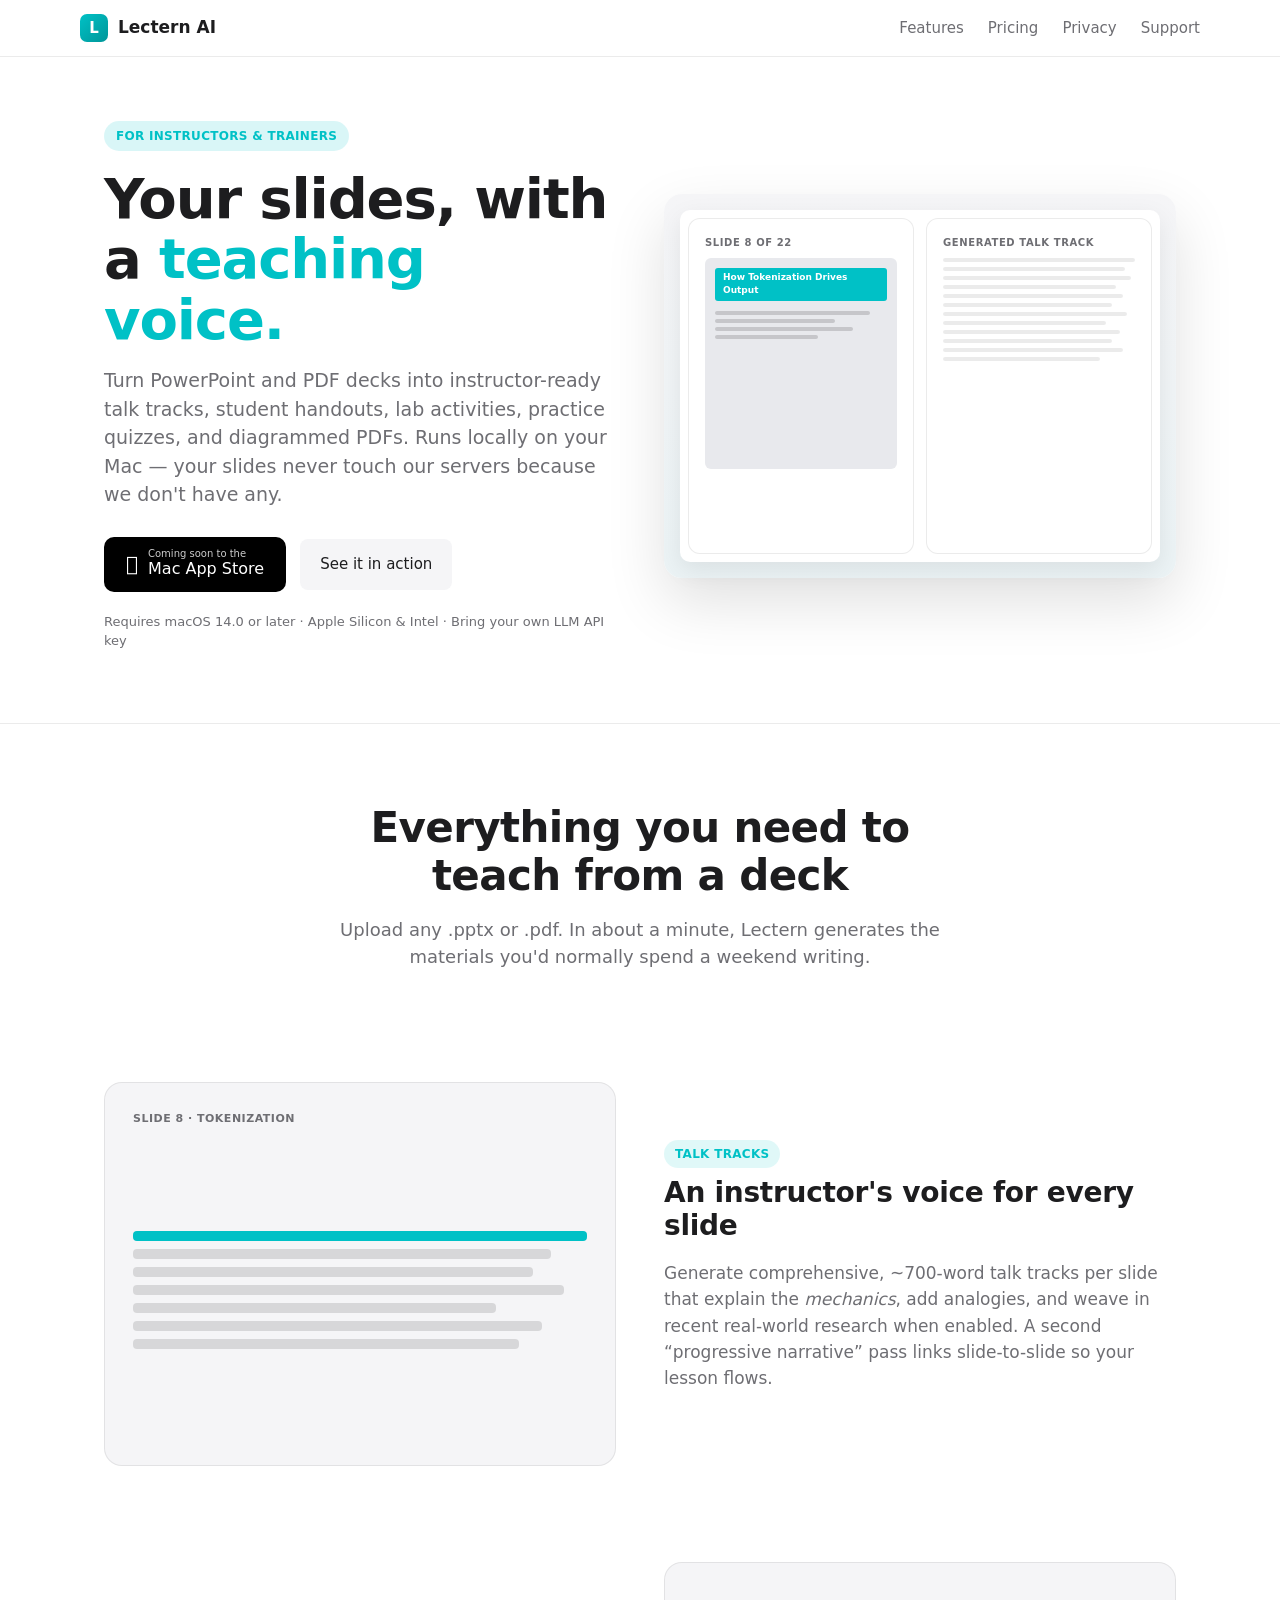
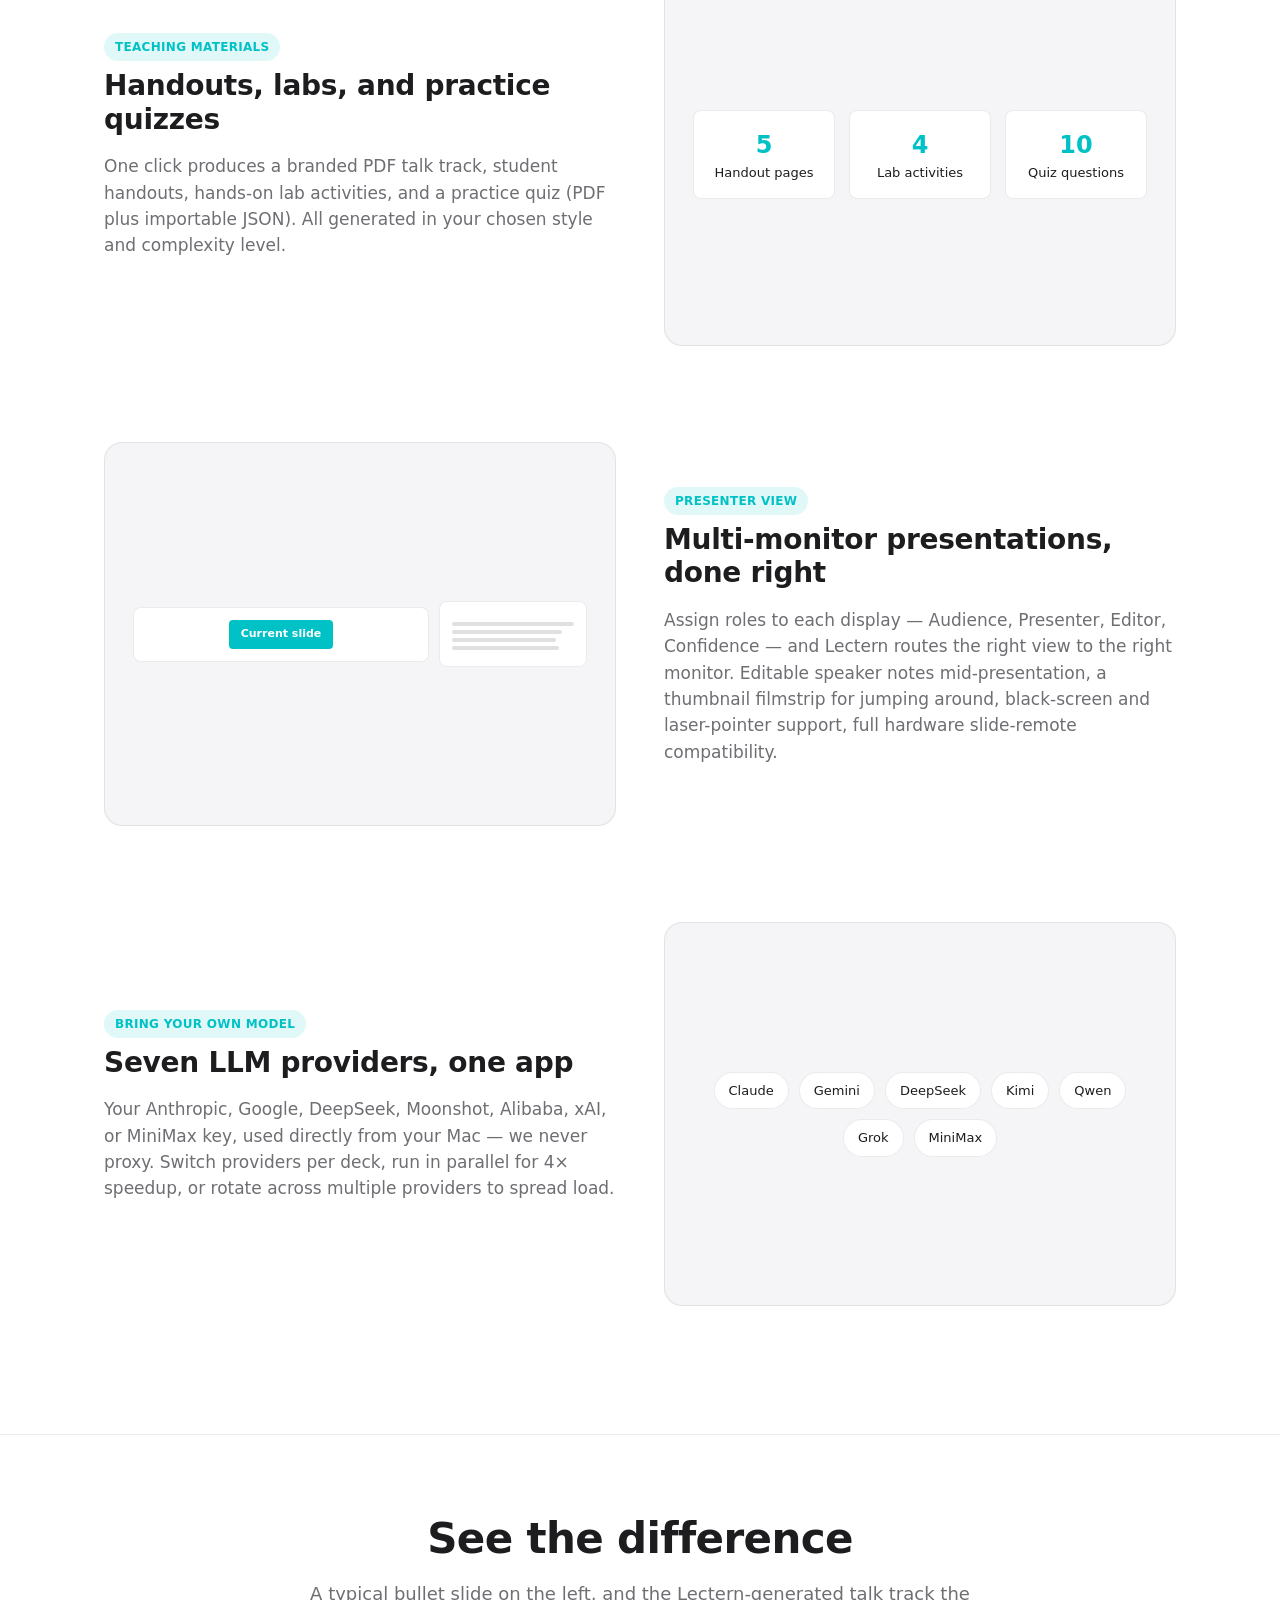
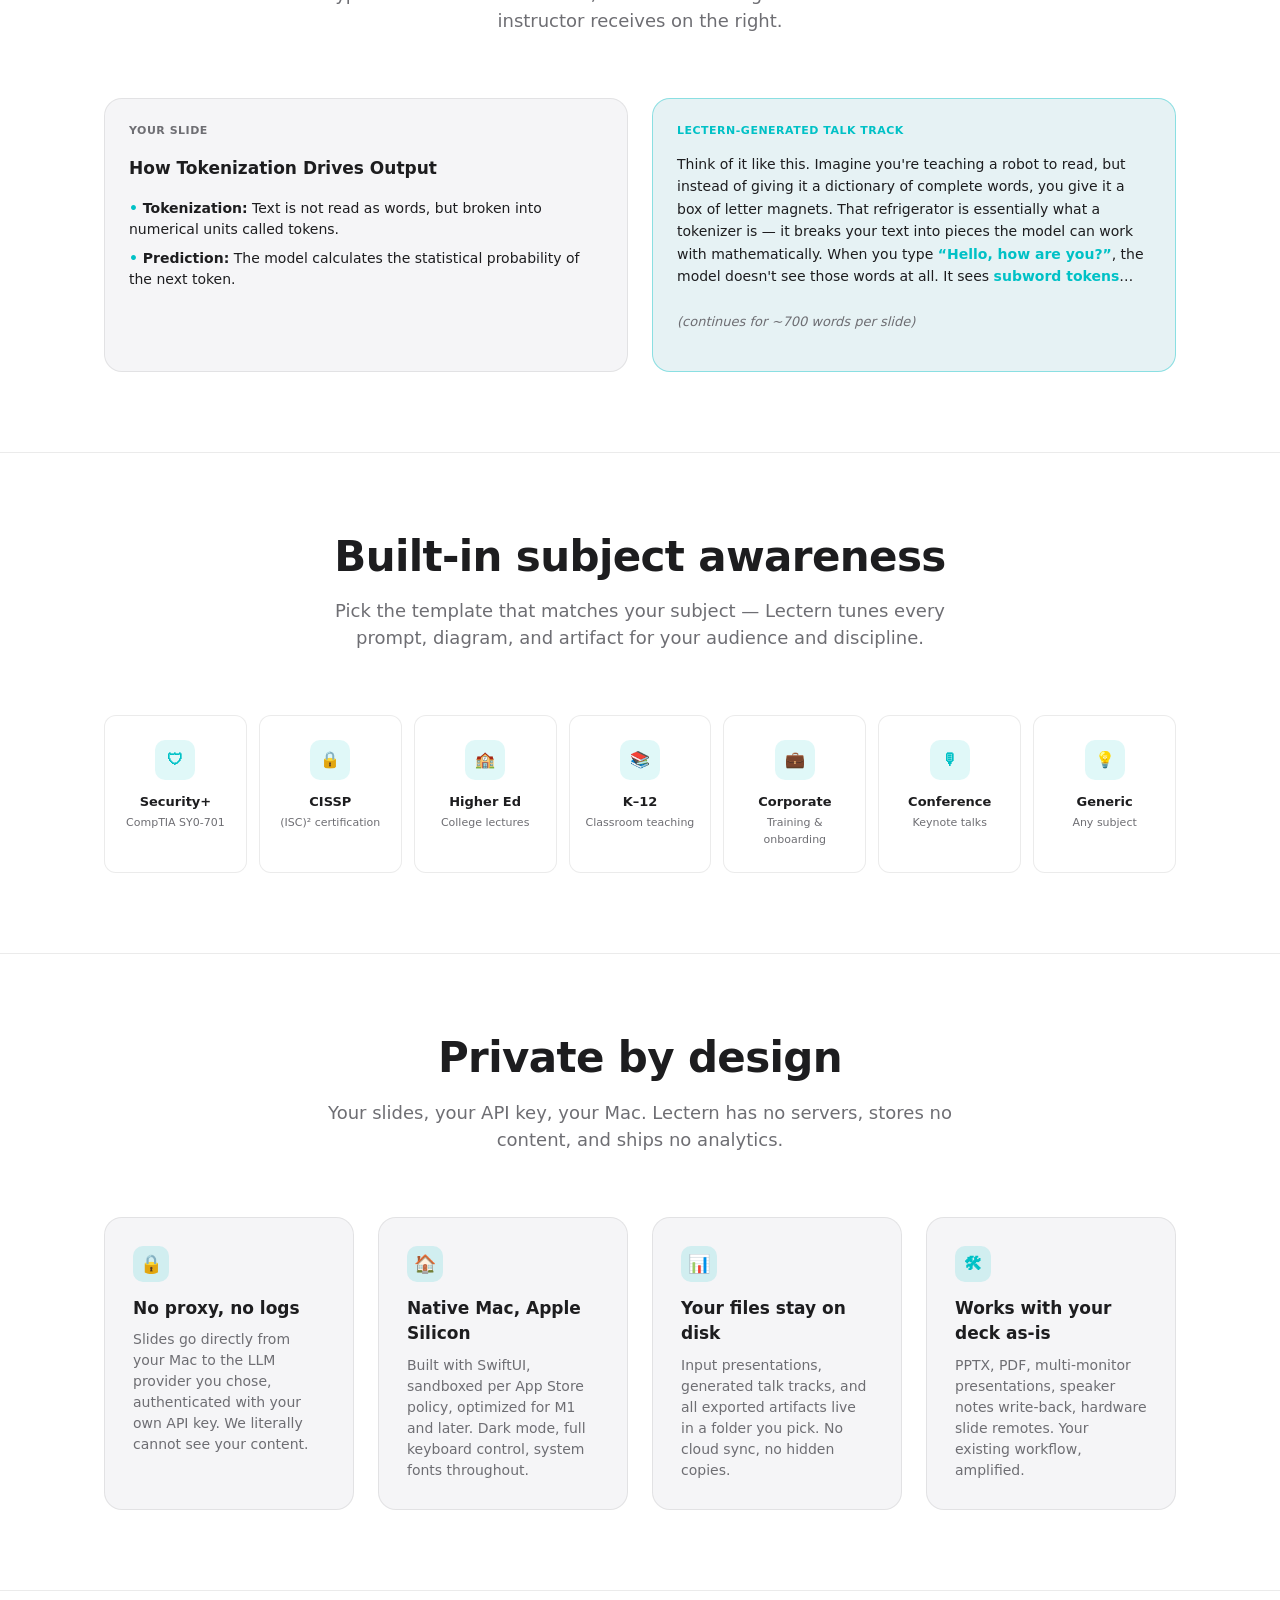
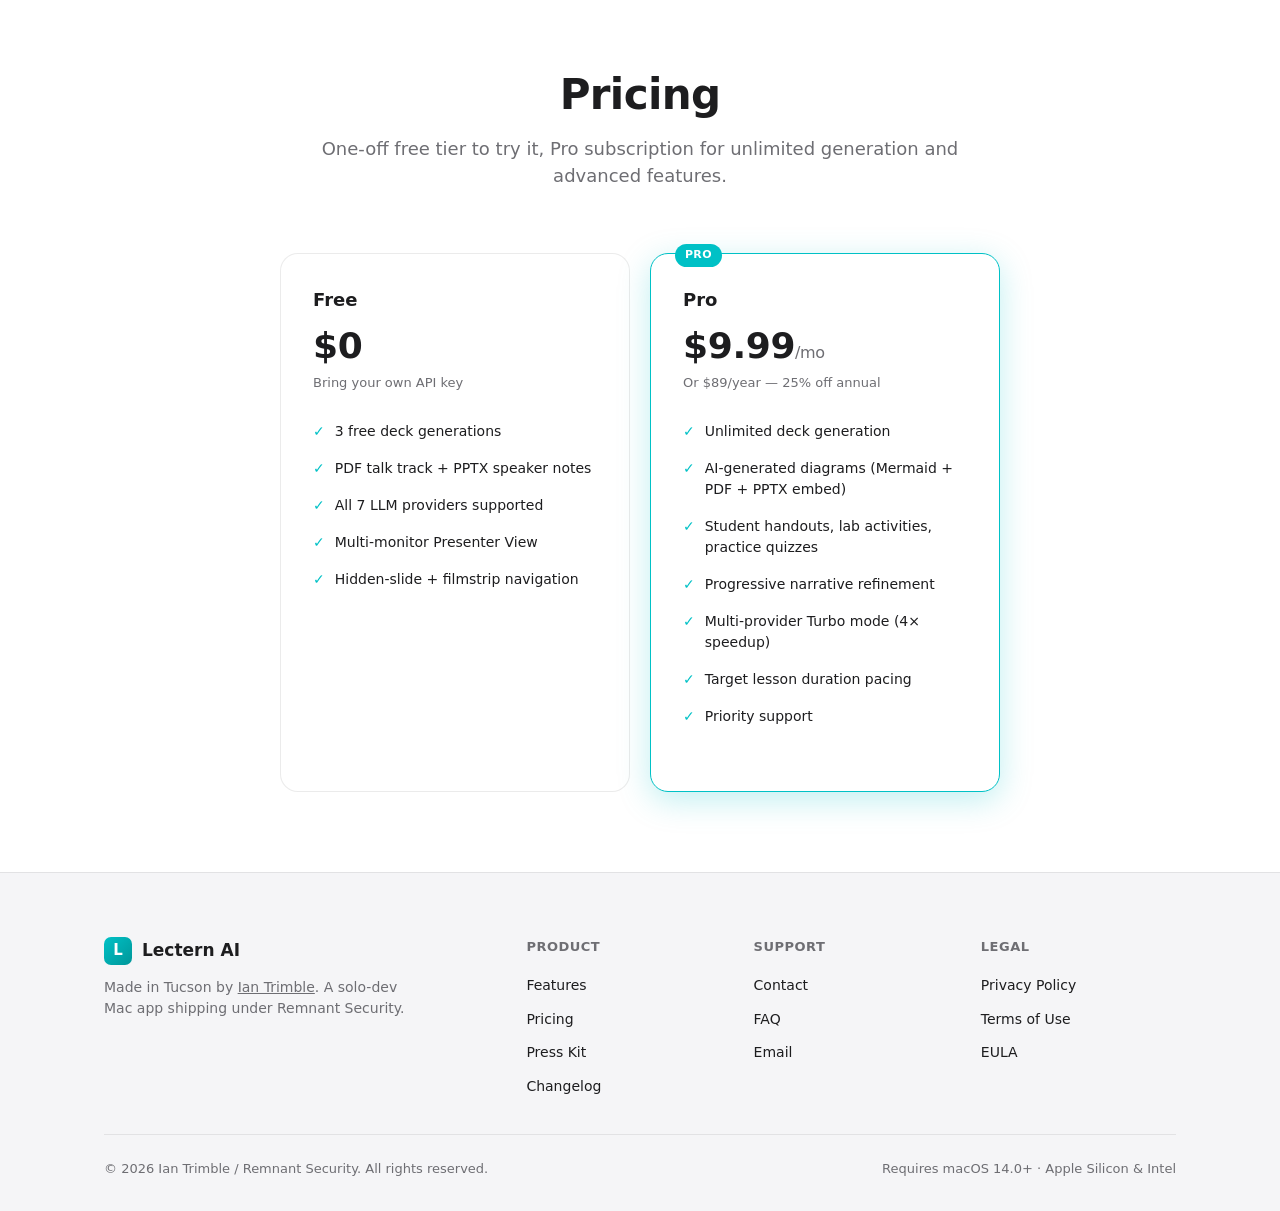
<file: index.html>
<!DOCTYPE html>
<html lang="en">
<head>
<meta charset="UTF-8">
<meta name="viewport" content="width=device-width, initial-scale=1.0">
<title>Lectern AI — Teaching talk tracks from your slides</title>
<meta name="description" content="Generate instructor narration, handouts, labs, and diagrammed PDFs from PowerPoint and PDF decks. Mac-native, privacy-first, bring-your-own LLM key.">

<!-- Open Graph / Facebook / iMessage / Slack -->
<meta property="og:title" content="Lectern AI — Teaching talk tracks from your slides">
<meta property="og:description" content="Generate instructor narration, handouts, labs, and diagrammed PDFs from PowerPoint and PDF decks. Mac-native, privacy-first, bring-your-own LLM key.">
<meta property="og:image" content="https://iantrimble.com/assets/og-1200x630.png">
<meta property="og:url" content="https://iantrimble.com/">
<meta property="og:type" content="website">
<meta property="og:site_name" content="Lectern AI">

<!-- Twitter / X -->
<meta name="twitter:card" content="summary_large_image">
<meta name="twitter:title" content="Lectern AI — Teaching talk tracks from your slides">
<meta name="twitter:description" content="Generate instructor narration, handouts, labs, and diagrammed PDFs from PowerPoint and PDF decks.">
<meta name="twitter:image" content="https://iantrimble.com/assets/twitter-1200x675.png">

<!-- Theme + icons -->
<meta name="theme-color" content="#00C1C6">
<link rel="icon" type="image/svg+xml" href="/favicon.svg">
<link rel="icon" type="image/x-icon" href="/favicon.ico">
<link rel="apple-touch-icon" sizes="180x180" href="/apple-touch-icon.png">
<link rel="manifest" href="/manifest.json">

<!-- Structured data — SoftwareApplication -->
<script type="application/ld+json">
{
  "@context": "https://schema.org",
  "@type": "SoftwareApplication",
  "name": "Lectern AI",
  "applicationCategory": "EducationalApplication",
  "operatingSystem": "macOS 14.0+",
  "description": "Generate instructor narration, handouts, labs, and diagrammed PDFs from PowerPoint and PDF decks.",
  "offers": {
    "@type": "Offer",
    "price": "0",
    "priceCurrency": "USD"
  },
  "url": "https://iantrimble.com/",
  "author": {
    "@type": "Person",
    "name": "Ian Trimble"
  }
}
</script>

<style>
:root {
  --brand: #00C1C6;
  --brand-dark: #009699;
  --accent: #FF9500;
  --ink: #1D1D1F;
  --ink-muted: #6E6E73;
  --surface: #FFFFFF;
  --surface-tint: #F5F5F7;
  --divider: rgba(0,0,0,0.08);
  --radius-lg: 18px;
  --radius-md: 12px;
  --radius-sm: 8px;
  --shadow-sm: 0 1px 2px rgba(0,0,0,0.05);
  --shadow-md: 0 8px 24px rgba(0,0,0,0.08);
  --shadow-lg: 0 24px 60px rgba(0,0,0,0.12);
}
@media (prefers-color-scheme: dark) {
  :root {
    --ink: #F5F5F7;
    --ink-muted: #A1A1A6;
    --surface: #1A1A1C;
    --surface-tint: #242426;
    --divider: rgba(255,255,255,0.10);
  }
  body { background: #0E0E10; }
}

* { box-sizing: border-box; }
html { scroll-behavior: smooth; }
body {
  margin: 0;
  font-family: -apple-system, BlinkMacSystemFont, "SF Pro Display", "Inter", system-ui, sans-serif;
  color: var(--ink);
  background: var(--surface);
  font-size: 17px;
  line-height: 1.5;
  -webkit-font-smoothing: antialiased;
}
a { color: var(--brand); text-decoration: none; }
a:hover { text-decoration: underline; }

.container { max-width: 1120px; margin: 0 auto; padding: 0 24px; }

/* ── Navigation ─────────────────────────────────── */
.nav {
  position: sticky; top: 0; z-index: 100;
  background: color-mix(in srgb, var(--surface) 85%, transparent);
  backdrop-filter: saturate(180%) blur(20px);
  -webkit-backdrop-filter: saturate(180%) blur(20px);
  border-bottom: 1px solid var(--divider);
}
.nav-inner { display: flex; align-items: center; justify-content: space-between; padding: 14px 0; }
.nav-brand { display: flex; align-items: center; gap: 10px; font-weight: 600; font-size: 17px; color: var(--ink); text-decoration: none; }
.nav-brand-icon {
  width: 28px; height: 28px; border-radius: 7px;
  background: linear-gradient(135deg, var(--brand), var(--brand-dark));
  display: flex; align-items: center; justify-content: center;
  color: white; font-weight: 700; font-size: 15px;
}
.nav-links { display: flex; gap: 24px; }
.nav-links a { color: var(--ink-muted); font-size: 15px; }
.nav-links a:hover { color: var(--brand); text-decoration: none; }
@media (max-width: 640px) { .nav-links { display: none; } }

/* ── Hero ────────────────────────────────────────── */
.hero { padding: 64px 0 72px; }
.hero-grid { display: grid; grid-template-columns: 1fr 1fr; gap: 48px; align-items: center; }
@media (max-width: 900px) { .hero-grid { grid-template-columns: 1fr; gap: 40px; } }

.eyebrow {
  display: inline-block;
  background: color-mix(in srgb, var(--brand) 15%, transparent);
  color: var(--brand);
  font-size: 12px; font-weight: 600;
  padding: 6px 12px; border-radius: 99px;
  letter-spacing: 0.3px; text-transform: uppercase;
}
.hero h1 {
  font-size: clamp(36px, 5vw, 56px);
  font-weight: 700;
  line-height: 1.08;
  letter-spacing: -0.02em;
  margin: 18px 0 16px;
}
.hero h1 .accent { color: var(--brand); }
.hero p.lead {
  font-size: 19px;
  color: var(--ink-muted);
  line-height: 1.5;
  max-width: 520px;
  margin: 0 0 28px;
}

.cta-row { display: flex; gap: 14px; align-items: center; flex-wrap: wrap; }
.app-store-badge {
  display: inline-block; line-height: 0;
}
.app-store-badge img { height: 52px; width: auto; display: block; }
.cta-secondary {
  padding: 14px 20px;
  background: var(--surface-tint);
  color: var(--ink);
  border-radius: var(--radius-sm);
  font-weight: 500; font-size: 15px;
  transition: background 0.15s ease;
}
.cta-secondary:hover { background: color-mix(in srgb, var(--ink) 8%, var(--surface-tint)); text-decoration: none; }

.reqs-line {
  font-size: 13px; color: var(--ink-muted); margin-top: 20px;
}

/* Hero screenshot mock */
.hero-screenshot {
  position: relative;
  background: linear-gradient(180deg, var(--surface-tint) 0%, color-mix(in srgb, var(--brand) 4%, var(--surface-tint)) 100%);
  border-radius: var(--radius-lg);
  padding: 24px;
  aspect-ratio: 4/3;
  box-shadow: var(--shadow-lg);
}
.hero-screenshot::before {
  content: "";
  position: absolute; inset: 16px;
  background: var(--surface);
  border-radius: calc(var(--radius-lg) - 8px);
  box-shadow: var(--shadow-md);
}
.hero-screenshot-content {
  position: relative;
  z-index: 1;
  display: grid;
  grid-template-columns: 1fr 1fr;
  gap: 12px;
  height: 100%;
}
.hero-pane {
  background: var(--surface);
  border-radius: var(--radius-md);
  padding: 16px;
  border: 1px solid var(--divider);
}
.hero-pane-label { font-size: 10px; color: var(--ink-muted); letter-spacing: 0.6px; text-transform: uppercase; font-weight: 600; margin-bottom: 8px; }
.hero-slide-mock { background: #E8E9ED; border-radius: 6px; padding: 10px; height: 70%; position: relative; }
.hero-slide-title { background: var(--brand); color: white; padding: 3px 8px; border-radius: 3px; font-size: 9px; font-weight: 600; display: inline-block; }
.hero-slide-lines { margin-top: 10px; }
.hero-slide-lines div { height: 4px; background: rgba(0,0,0,0.15); border-radius: 2px; margin-bottom: 4px; }
.hero-slide-lines div:nth-child(1) { width: 90%; }
.hero-slide-lines div:nth-child(2) { width: 70%; }
.hero-slide-lines div:nth-child(3) { width: 80%; }
.hero-slide-lines div:nth-child(4) { width: 60%; }

.hero-notes-lines div { height: 4px; background: rgba(0,0,0,0.08); border-radius: 2px; margin-bottom: 5px; }
.hero-notes-lines div:nth-child(1) { width: 100%; }
.hero-notes-lines div:nth-child(2) { width: 95%; }
.hero-notes-lines div:nth-child(3) { width: 98%; }
.hero-notes-lines div:nth-child(4) { width: 90%; }
.hero-notes-lines div:nth-child(5) { width: 94%; }
.hero-notes-lines div:nth-child(6) { width: 88%; }
.hero-notes-lines div:nth-child(7) { width: 96%; }
.hero-notes-lines div:nth-child(8) { width: 85%; }
.hero-notes-lines div:nth-child(9) { width: 92%; }
.hero-notes-lines div:nth-child(10) { width: 88%; }
.hero-notes-lines div:nth-child(11) { width: 94%; }
.hero-notes-lines div:nth-child(12) { width: 82%; }

/* ── Section heading shared ─────────────────────── */
.section { padding: 80px 0; border-top: 1px solid var(--divider); }
.section-header { text-align: center; max-width: 680px; margin: 0 auto 64px; }
.section-header h2 {
  font-size: clamp(30px, 4vw, 42px);
  font-weight: 700;
  letter-spacing: -0.015em;
  line-height: 1.15;
  margin: 0 0 16px;
}
.section-header p {
  font-size: 18px;
  color: var(--ink-muted);
  margin: 0;
}

/* ── Feature zig-zag ────────────────────────────── */
.feature {
  display: grid;
  grid-template-columns: 1fr 1fr;
  gap: 48px;
  align-items: center;
  padding: 48px 0;
}
.feature:nth-child(even) .feature-text { order: 2; }
@media (max-width: 900px) { .feature { grid-template-columns: 1fr; gap: 32px; } .feature:nth-child(even) .feature-text { order: 0; } }
.feature h3 {
  font-size: 28px; font-weight: 700;
  letter-spacing: -0.01em;
  margin: 8px 0 14px;
  line-height: 1.2;
}
.feature p { color: var(--ink-muted); font-size: 17px; line-height: 1.55; }
.feature-pill {
  display: inline-flex; align-items: center; gap: 6px;
  background: color-mix(in srgb, var(--brand) 12%, transparent);
  color: var(--brand);
  font-size: 12px; font-weight: 600;
  padding: 5px 11px; border-radius: 99px;
  letter-spacing: 0.3px; text-transform: uppercase;
}
.feature-mock {
  background: var(--surface-tint);
  border-radius: var(--radius-lg);
  padding: 28px;
  aspect-ratio: 4/3;
  display: flex; flex-direction: column;
  border: 1px solid var(--divider);
}
.feature-mock .mock-title { font-size: 11px; font-weight: 600; letter-spacing: 0.5px; color: var(--ink-muted); text-transform: uppercase; margin-bottom: 14px; }
.feature-mock .mock-body { flex: 1; display: flex; align-items: center; justify-content: center; }

/* Specific mock variants */
.mock-talktrack .mock-body {
  flex-direction: column; align-items: stretch; gap: 8px;
}
.mock-talktrack .bar { height: 10px; background: rgba(0,0,0,0.12); border-radius: 4px; }
.mock-talktrack .bar.hl { background: var(--brand); }

.mock-artifacts .mock-body { gap: 14px; }
.mock-artifacts .card {
  flex: 1;
  background: var(--surface);
  border-radius: var(--radius-sm);
  padding: 16px; text-align: center;
  border: 1px solid var(--divider);
  font-size: 13px; font-weight: 500;
}
.mock-artifacts .card .num { font-size: 24px; font-weight: 700; color: var(--brand); }

.mock-presenter .mock-body { display: grid; grid-template-columns: 2fr 1fr; gap: 10px; height: 100%; }
.mock-presenter .pane { background: var(--surface); border-radius: var(--radius-sm); padding: 12px; border: 1px solid var(--divider); }

.mock-providers .mock-body { flex-wrap: wrap; gap: 10px; display: flex; justify-content: center; align-content: center; }
.mock-providers .chip {
  background: var(--surface);
  padding: 8px 14px;
  border-radius: 99px;
  border: 1px solid var(--divider);
  font-size: 13px; font-weight: 500;
}

/* ── Before/after ─────────────────────────────────── */
.ba-grid { display: grid; grid-template-columns: 1fr 1fr; gap: 24px; }
@media (max-width: 720px) { .ba-grid { grid-template-columns: 1fr; } }
.ba-card {
  background: var(--surface-tint);
  border: 1px solid var(--divider);
  border-radius: var(--radius-lg);
  padding: 24px;
}
.ba-label { font-size: 11px; font-weight: 600; color: var(--ink-muted); letter-spacing: 0.5px; text-transform: uppercase; margin-bottom: 12px; }
.ba-card.after { border-color: color-mix(in srgb, var(--brand) 40%, transparent); background: color-mix(in srgb, var(--brand) 6%, var(--surface-tint)); }
.ba-card.after .ba-label { color: var(--brand); }
.ba-bullets { list-style: none; padding: 0; margin: 0; font-size: 14px; line-height: 1.5; }
.ba-bullets li { padding: 4px 0; }
.ba-bullets li::before { content: "• "; color: var(--brand); font-weight: 700; }
.ba-talk { font-size: 14px; line-height: 1.6; color: var(--ink); }
.ba-talk strong { color: var(--brand); }

/* ── Subject templates ────────────────────────────── */
.templates-grid { display: grid; grid-template-columns: repeat(auto-fit, minmax(140px, 1fr)); gap: 12px; }
.template-card {
  text-align: center;
  background: var(--surface);
  border: 1px solid var(--divider);
  border-radius: var(--radius-md);
  padding: 24px 16px;
  transition: transform 0.2s ease, box-shadow 0.2s ease, border-color 0.2s ease;
}
.template-card:hover { transform: translateY(-2px); box-shadow: var(--shadow-md); border-color: color-mix(in srgb, var(--brand) 30%, var(--divider)); }
.template-icon {
  width: 40px; height: 40px;
  border-radius: 10px;
  background: color-mix(in srgb, var(--brand) 12%, transparent);
  color: var(--brand);
  display: inline-flex; align-items: center; justify-content: center;
  font-weight: 700; font-size: 16px;
  margin-bottom: 12px;
}
.template-name { font-size: 13px; font-weight: 600; }
.template-sub { font-size: 11px; color: var(--ink-muted); margin-top: 4px; }

/* ── Trust signals ────────────────────────────────── */
.trust-grid { display: grid; grid-template-columns: repeat(auto-fit, minmax(240px, 1fr)); gap: 24px; }
.trust-card {
  padding: 28px;
  border-radius: var(--radius-lg);
  background: var(--surface-tint);
  border: 1px solid var(--divider);
}
.trust-icon { width: 36px; height: 36px; border-radius: 10px; background: color-mix(in srgb, var(--brand) 15%, transparent); color: var(--brand); display: inline-flex; align-items: center; justify-content: center; font-weight: 700; font-size: 18px; margin-bottom: 14px; }
.trust-card h4 { margin: 0 0 8px; font-size: 17px; }
.trust-card p { margin: 0; font-size: 14px; color: var(--ink-muted); line-height: 1.5; }

/* ── Pricing ──────────────────────────────────────── */
.pricing-grid { display: grid; grid-template-columns: 1fr 1fr; gap: 20px; max-width: 720px; margin: 0 auto; }
@media (max-width: 720px) { .pricing-grid { grid-template-columns: 1fr; } }
.plan {
  border: 1px solid var(--divider);
  border-radius: var(--radius-lg);
  padding: 32px;
  background: var(--surface);
}
.plan.pro { border-color: var(--brand); box-shadow: 0 8px 32px color-mix(in srgb, var(--brand) 25%, transparent); position: relative; }
.plan.pro::before {
  content: "Pro";
  position: absolute; top: -10px; left: 24px;
  background: var(--brand); color: white;
  padding: 3px 10px; border-radius: 99px;
  font-size: 11px; font-weight: 600; letter-spacing: 0.3px; text-transform: uppercase;
}
.plan h3 { margin: 0 0 6px; font-size: 18px; }
.plan .price { font-size: 36px; font-weight: 700; letter-spacing: -0.01em; }
.plan .price-sub { font-size: 13px; color: var(--ink-muted); margin-bottom: 20px; }
.plan ul { list-style: none; padding: 0; margin: 0 0 24px; }
.plan li { padding: 8px 0; font-size: 14px; display: flex; gap: 10px; }
.plan li::before { content: "✓"; color: var(--brand); font-weight: 700; flex-shrink: 0; }

/* ── Footer ───────────────────────────────────────── */
.footer {
  padding: 64px 0 32px;
  border-top: 1px solid var(--divider);
  background: var(--surface-tint);
}
.footer-grid { display: grid; grid-template-columns: 2fr 1fr 1fr 1fr; gap: 32px; margin-bottom: 32px; }
@media (max-width: 720px) { .footer-grid { grid-template-columns: 1fr 1fr; } }
.footer h5 { font-size: 13px; font-weight: 600; text-transform: uppercase; letter-spacing: 0.5px; margin: 0 0 12px; color: var(--ink-muted); }
.footer ul { list-style: none; padding: 0; margin: 0; }
.footer li { padding: 4px 0; }
.footer li a { color: var(--ink); font-size: 14px; }
.footer-bottom { border-top: 1px solid var(--divider); padding-top: 24px; font-size: 13px; color: var(--ink-muted); display: flex; justify-content: space-between; flex-wrap: wrap; gap: 16px; }
</style>
</head>
<body>

<!-- Navigation -->
<nav class="nav">
  <div class="container nav-inner">
    <a href="/" class="nav-brand">
      <span class="nav-brand-icon">L</span>
      <span>Lectern AI</span>
    </a>
    <div class="nav-links">
      <a href="#features">Features</a>
      <a href="#pricing">Pricing</a>
      <a href="#privacy-note">Privacy</a>
      <a href="/support.html">Support</a>
    </div>
  </div>
</nav>

<!-- Hero -->
<section class="hero">
  <div class="container hero-grid">
    <div class="hero-text">
      <span class="eyebrow">For instructors &amp; trainers</span>
      <h1>Your slides, with a <span class="accent">teaching voice.</span></h1>
      <p class="lead">
        Turn PowerPoint and PDF decks into instructor-ready talk tracks, student
        handouts, lab activities, practice quizzes, and diagrammed PDFs. Runs
        locally on your Mac — your slides never touch our servers because we
        don't have any.
      </p>
      <div class="cta-row">
        <a href="#pricing" class="app-store-badge" aria-label="Download on the Mac App Store">
          <!-- Placeholder until App Store URL is live; replace with Apple's official badge artwork -->
          <div style="padding: 12px 22px; background: #000; color: white; border-radius: 10px; display: inline-flex; align-items: center; gap: 10px; font-weight: 500;">
            <span style="font-size: 20px;">&#63743;</span>
            <span>
              <div style="font-size: 10px; opacity: 0.8; line-height: 1;">Coming soon to the</div>
              <div style="font-size: 16px; line-height: 1.3;">Mac App Store</div>
            </span>
          </div>
        </a>
        <a href="#features" class="cta-secondary">See it in action</a>
      </div>
      <div class="reqs-line">Requires macOS 14.0 or later · Apple Silicon &amp; Intel · Bring your own LLM API key</div>
    </div>

    <div class="hero-screenshot">
      <div class="hero-screenshot-content">
        <!-- Left pane: a stylised slide -->
        <div class="hero-pane">
          <div class="hero-pane-label">Slide 8 of 22</div>
          <div class="hero-slide-mock">
            <span class="hero-slide-title">How Tokenization Drives Output</span>
            <div class="hero-slide-lines">
              <div></div><div></div><div></div><div></div>
            </div>
          </div>
        </div>
        <!-- Right pane: the AI-generated talk track -->
        <div class="hero-pane">
          <div class="hero-pane-label">Generated talk track</div>
          <div class="hero-notes-lines" style="margin-top: 4px;">
            <div></div><div></div><div></div><div></div><div></div><div></div>
            <div></div><div></div><div></div><div></div><div></div><div></div>
          </div>
        </div>
      </div>
    </div>
  </div>
</section>

<!-- Features (zig-zag) -->
<section class="section" id="features">
  <div class="container">
    <div class="section-header">
      <h2>Everything you need to teach from a deck</h2>
      <p>Upload any .pptx or .pdf. In about a minute, Lectern generates the materials you'd normally spend a weekend writing.</p>
    </div>

    <div class="feature">
      <div class="feature-text">
        <span class="feature-pill">Talk tracks</span>
        <h3>An instructor's voice for every slide</h3>
        <p>Generate comprehensive, ~700-word talk tracks per slide that explain the <em>mechanics</em>, add analogies, and weave in recent real-world research when enabled. A second &ldquo;progressive narrative&rdquo; pass links slide-to-slide so your lesson flows.</p>
      </div>
      <div class="feature-mock mock-talktrack">
        <div class="mock-title">Slide 8 · Tokenization</div>
        <div class="mock-body">
          <div class="bar hl"></div>
          <div class="bar" style="width: 92%;"></div>
          <div class="bar" style="width: 88%;"></div>
          <div class="bar" style="width: 95%;"></div>
          <div class="bar" style="width: 80%;"></div>
          <div class="bar" style="width: 90%;"></div>
          <div class="bar" style="width: 85%;"></div>
        </div>
      </div>
    </div>

    <div class="feature">
      <div class="feature-text">
        <span class="feature-pill">Teaching materials</span>
        <h3>Handouts, labs, and practice quizzes</h3>
        <p>One click produces a branded PDF talk track, student handouts, hands-on lab activities, and a practice quiz (PDF plus importable JSON). All generated in your chosen style and complexity level.</p>
      </div>
      <div class="feature-mock mock-artifacts">
        <div class="mock-body">
          <div class="card"><div class="num">5</div>Handout pages</div>
          <div class="card"><div class="num">4</div>Lab activities</div>
          <div class="card"><div class="num">10</div>Quiz questions</div>
        </div>
      </div>
    </div>

    <div class="feature">
      <div class="feature-text">
        <span class="feature-pill">Presenter view</span>
        <h3>Multi-monitor presentations, done right</h3>
        <p>Assign roles to each display — Audience, Presenter, Editor, Confidence — and Lectern routes the right view to the right monitor. Editable speaker notes mid-presentation, a thumbnail filmstrip for jumping around, black-screen and laser-pointer support, full hardware slide-remote compatibility.</p>
      </div>
      <div class="feature-mock mock-presenter">
        <div class="mock-body">
          <div class="pane" style="display: flex; align-items: center; justify-content: center;">
            <div style="background: var(--brand); color: white; padding: 6px 12px; border-radius: 4px; font-size: 11px; font-weight: 600;">Current slide</div>
          </div>
          <div class="pane" style="display: flex; flex-direction: column; gap: 8px;">
            <div style="height: 30%; background: rgba(0,0,0,0.08); border-radius: 4px;"></div>
            <div style="flex: 1;">
              <div style="height: 4px; background: rgba(0,0,0,0.12); border-radius: 2px; margin-bottom: 4px;"></div>
              <div style="height: 4px; background: rgba(0,0,0,0.12); border-radius: 2px; margin-bottom: 4px; width: 90%;"></div>
              <div style="height: 4px; background: rgba(0,0,0,0.12); border-radius: 2px; margin-bottom: 4px; width: 85%;"></div>
              <div style="height: 4px; background: rgba(0,0,0,0.12); border-radius: 2px; margin-bottom: 4px; width: 88%;"></div>
            </div>
          </div>
        </div>
      </div>
    </div>

    <div class="feature">
      <div class="feature-text">
        <span class="feature-pill">Bring your own model</span>
        <h3>Seven LLM providers, one app</h3>
        <p>Your Anthropic, Google, DeepSeek, Moonshot, Alibaba, xAI, or MiniMax key, used directly from your Mac — we never proxy. Switch providers per deck, run in parallel for 4× speedup, or rotate across multiple providers to spread load.</p>
      </div>
      <div class="feature-mock mock-providers">
        <div class="mock-body">
          <span class="chip">Claude</span>
          <span class="chip">Gemini</span>
          <span class="chip">DeepSeek</span>
          <span class="chip">Kimi</span>
          <span class="chip">Qwen</span>
          <span class="chip">Grok</span>
          <span class="chip">MiniMax</span>
        </div>
      </div>
    </div>
  </div>
</section>

<!-- Before / after -->
<section class="section">
  <div class="container">
    <div class="section-header">
      <h2>See the difference</h2>
      <p>A typical bullet slide on the left, and the Lectern-generated talk track the instructor receives on the right.</p>
    </div>

    <div class="ba-grid">
      <div class="ba-card">
        <div class="ba-label">Your slide</div>
        <p style="font-weight: 600; margin-bottom: 12px;">How Tokenization Drives Output</p>
        <ul class="ba-bullets">
          <li><strong>Tokenization:</strong> Text is not read as words, but broken into numerical units called tokens.</li>
          <li><strong>Prediction:</strong> The model calculates the statistical probability of the next token.</li>
        </ul>
      </div>

      <div class="ba-card after">
        <div class="ba-label">Lectern-generated talk track</div>
        <p class="ba-talk">
          Think of it like this. Imagine you're teaching a robot to read, but instead of giving it a dictionary of complete words, you give it a box of letter magnets. That refrigerator is essentially what a tokenizer is — it breaks your text into pieces the model can work with mathematically. When you type <strong>&ldquo;Hello, how are you?&rdquo;</strong>, the model doesn't see those words at all. It sees <strong>subword tokens</strong>…
          <br><br>
          <em style="color: var(--ink-muted); font-size: 13px;">(continues for ~700 words per slide)</em>
        </p>
      </div>
    </div>
  </div>
</section>

<!-- Subject templates -->
<section class="section">
  <div class="container">
    <div class="section-header">
      <h2>Built-in subject awareness</h2>
      <p>Pick the template that matches your subject — Lectern tunes every prompt, diagram, and artifact for your audience and discipline.</p>
    </div>

    <div class="templates-grid">
      <div class="template-card">
        <div class="template-icon">&#128737;</div>
        <div class="template-name">Security+</div>
        <div class="template-sub">CompTIA SY0-701</div>
      </div>
      <div class="template-card">
        <div class="template-icon">&#128274;</div>
        <div class="template-name">CISSP</div>
        <div class="template-sub">(ISC)² certification</div>
      </div>
      <div class="template-card">
        <div class="template-icon">&#127979;</div>
        <div class="template-name">Higher Ed</div>
        <div class="template-sub">College lectures</div>
      </div>
      <div class="template-card">
        <div class="template-icon">&#128218;</div>
        <div class="template-name">K–12</div>
        <div class="template-sub">Classroom teaching</div>
      </div>
      <div class="template-card">
        <div class="template-icon">&#128188;</div>
        <div class="template-name">Corporate</div>
        <div class="template-sub">Training &amp; onboarding</div>
      </div>
      <div class="template-card">
        <div class="template-icon">&#127897;</div>
        <div class="template-name">Conference</div>
        <div class="template-sub">Keynote talks</div>
      </div>
      <div class="template-card">
        <div class="template-icon">&#128161;</div>
        <div class="template-name">Generic</div>
        <div class="template-sub">Any subject</div>
      </div>
    </div>
  </div>
</section>

<!-- Trust + macOS integration -->
<section class="section" id="privacy-note">
  <div class="container">
    <div class="section-header">
      <h2>Private by design</h2>
      <p>Your slides, your API key, your Mac. Lectern has no servers, stores no content, and ships no analytics.</p>
    </div>

    <div class="trust-grid">
      <div class="trust-card">
        <div class="trust-icon">&#128274;</div>
        <h4>No proxy, no logs</h4>
        <p>Slides go directly from your Mac to the LLM provider you chose, authenticated with your own API key. We literally cannot see your content.</p>
      </div>
      <div class="trust-card">
        <div class="trust-icon">&#127968;</div>
        <h4>Native Mac, Apple Silicon</h4>
        <p>Built with SwiftUI, sandboxed per App Store policy, optimized for M1 and later. Dark mode, full keyboard control, system fonts throughout.</p>
      </div>
      <div class="trust-card">
        <div class="trust-icon">&#128202;</div>
        <h4>Your files stay on disk</h4>
        <p>Input presentations, generated talk tracks, and all exported artifacts live in a folder you pick. No cloud sync, no hidden copies.</p>
      </div>
      <div class="trust-card">
        <div class="trust-icon">&#128736;</div>
        <h4>Works with your deck as-is</h4>
        <p>PPTX, PDF, multi-monitor presentations, speaker notes write-back, hardware slide remotes. Your existing workflow, amplified.</p>
      </div>
    </div>
  </div>
</section>

<!-- Pricing -->
<section class="section" id="pricing">
  <div class="container">
    <div class="section-header">
      <h2>Pricing</h2>
      <p>One-off free tier to try it, Pro subscription for unlimited generation and advanced features.</p>
    </div>

    <div class="pricing-grid">
      <div class="plan">
        <h3>Free</h3>
        <div class="price">$0</div>
        <div class="price-sub">Bring your own API key</div>
        <ul>
          <li>3 free deck generations</li>
          <li>PDF talk track + PPTX speaker notes</li>
          <li>All 7 LLM providers supported</li>
          <li>Multi-monitor Presenter View</li>
          <li>Hidden-slide + filmstrip navigation</li>
        </ul>
      </div>

      <div class="plan pro">
        <h3>Pro</h3>
        <div class="price">$9.99<span style="font-size: 16px; color: var(--ink-muted); font-weight: 400;">/mo</span></div>
        <div class="price-sub">Or $89/year — 25% off annual</div>
        <ul>
          <li>Unlimited deck generation</li>
          <li>AI-generated diagrams (Mermaid + PDF + PPTX embed)</li>
          <li>Student handouts, lab activities, practice quizzes</li>
          <li>Progressive narrative refinement</li>
          <li>Multi-provider Turbo mode (4× speedup)</li>
          <li>Target lesson duration pacing</li>
          <li>Priority support</li>
        </ul>
      </div>
    </div>
  </div>
</section>

<!-- Footer -->
<footer class="footer">
  <div class="container">
    <div class="footer-grid">
      <div>
        <a href="/" class="nav-brand" style="margin-bottom: 12px;">
          <span class="nav-brand-icon">L</span>
          <span>Lectern AI</span>
        </a>
        <p style="font-size: 14px; color: var(--ink-muted); margin: 12px 0 0; max-width: 320px;">
          Made in Tucson by <a href="https://iantrimble.com" style="color: var(--ink-muted); text-decoration: underline;">Ian Trimble</a>. A solo-dev Mac app shipping under Remnant Security.
        </p>
      </div>
      <div>
        <h5>Product</h5>
        <ul>
          <li><a href="#features">Features</a></li>
          <li><a href="#pricing">Pricing</a></li>
          <li><a href="/press-kit/">Press Kit</a></li>
          <li><a href="/changelog.html">Changelog</a></li>
        </ul>
      </div>
      <div>
        <h5>Support</h5>
        <ul>
          <li><a href="/support.html">Contact</a></li>
          <li><a href="/faq.html">FAQ</a></li>
          <li><a href="mailto:support@iantrimble.com">Email</a></li>
        </ul>
      </div>
      <div>
        <h5>Legal</h5>
        <ul>
          <li><a href="/privacy.html">Privacy Policy</a></li>
          <li><a href="/terms.html">Terms of Use</a></li>
          <li><a href="https://www.apple.com/legal/internet-services/itunes/dev/stdeula/">EULA</a></li>
        </ul>
      </div>
    </div>
    <div class="footer-bottom">
      <div>&copy; 2026 Ian Trimble / Remnant Security. All rights reserved.</div>
      <div>Requires macOS 14.0+ · Apple Silicon &amp; Intel</div>
    </div>
  </div>
</footer>

</body>
</html>
</file>
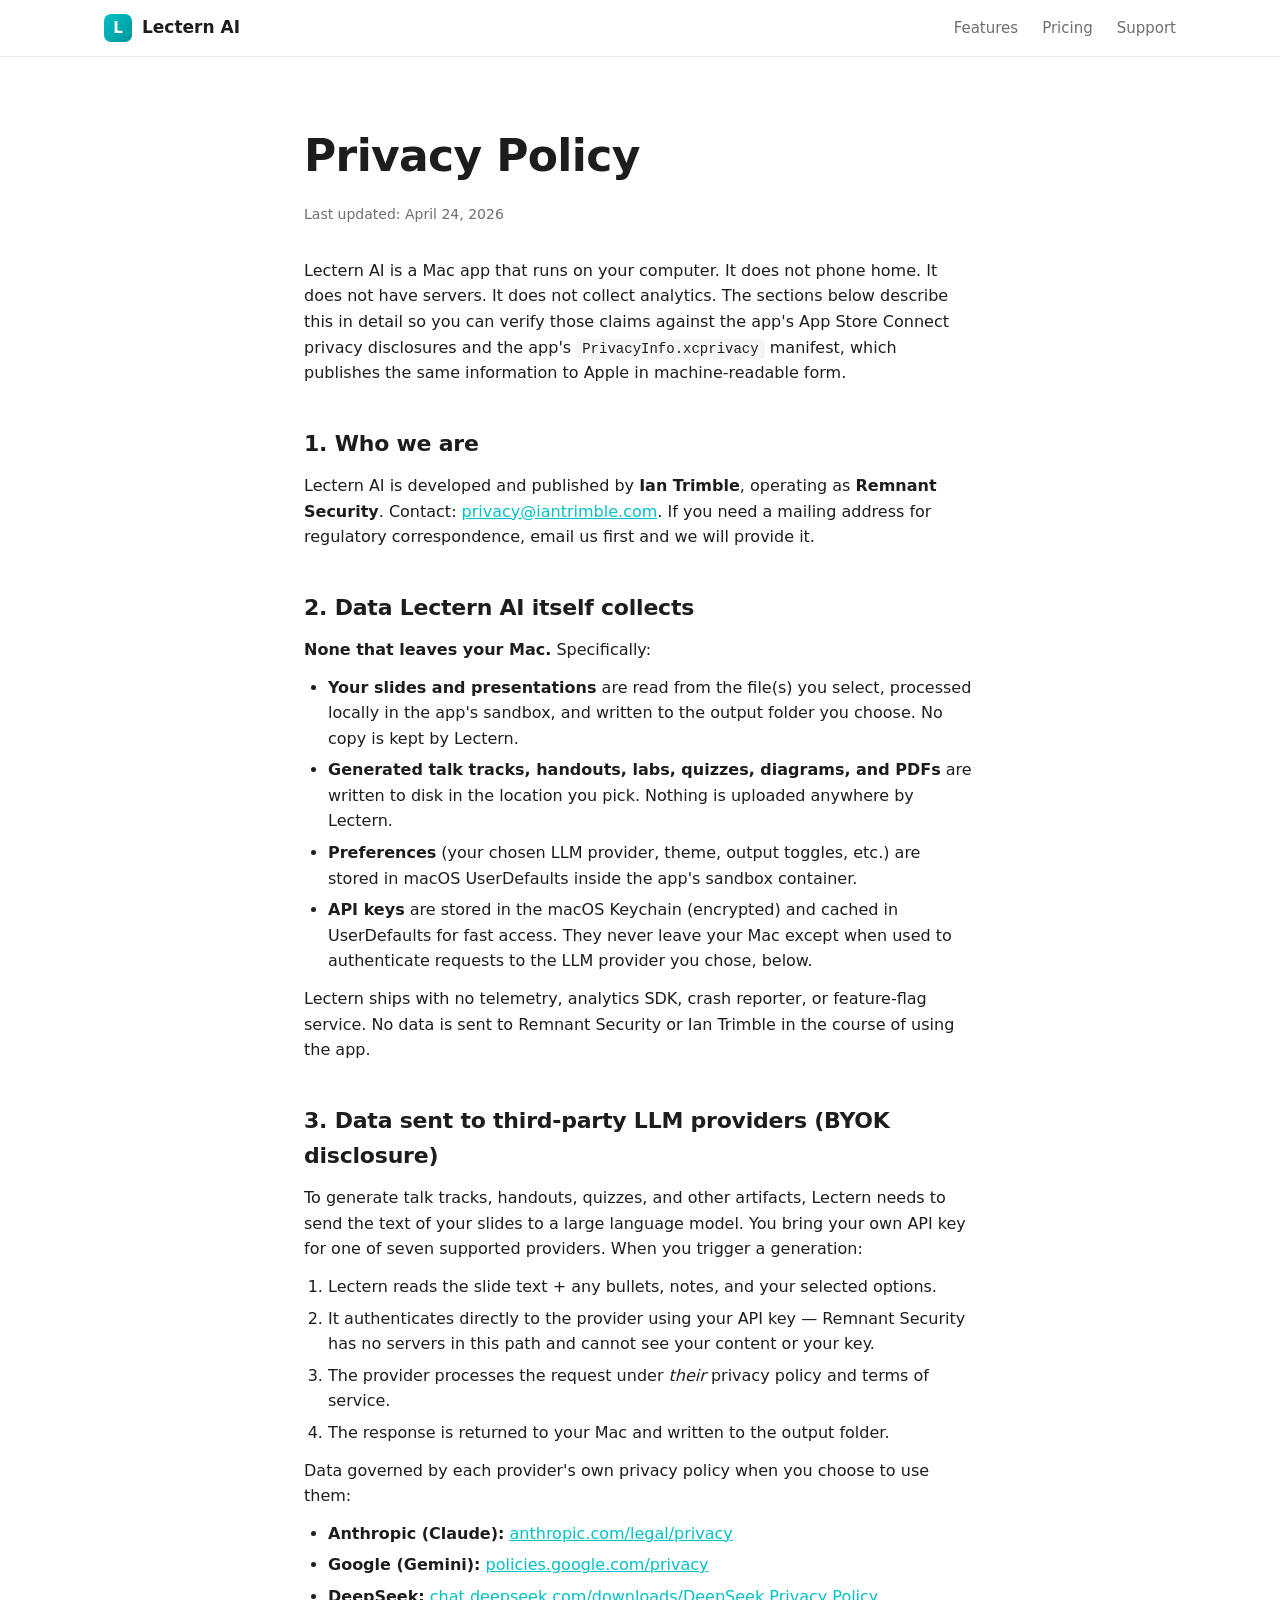
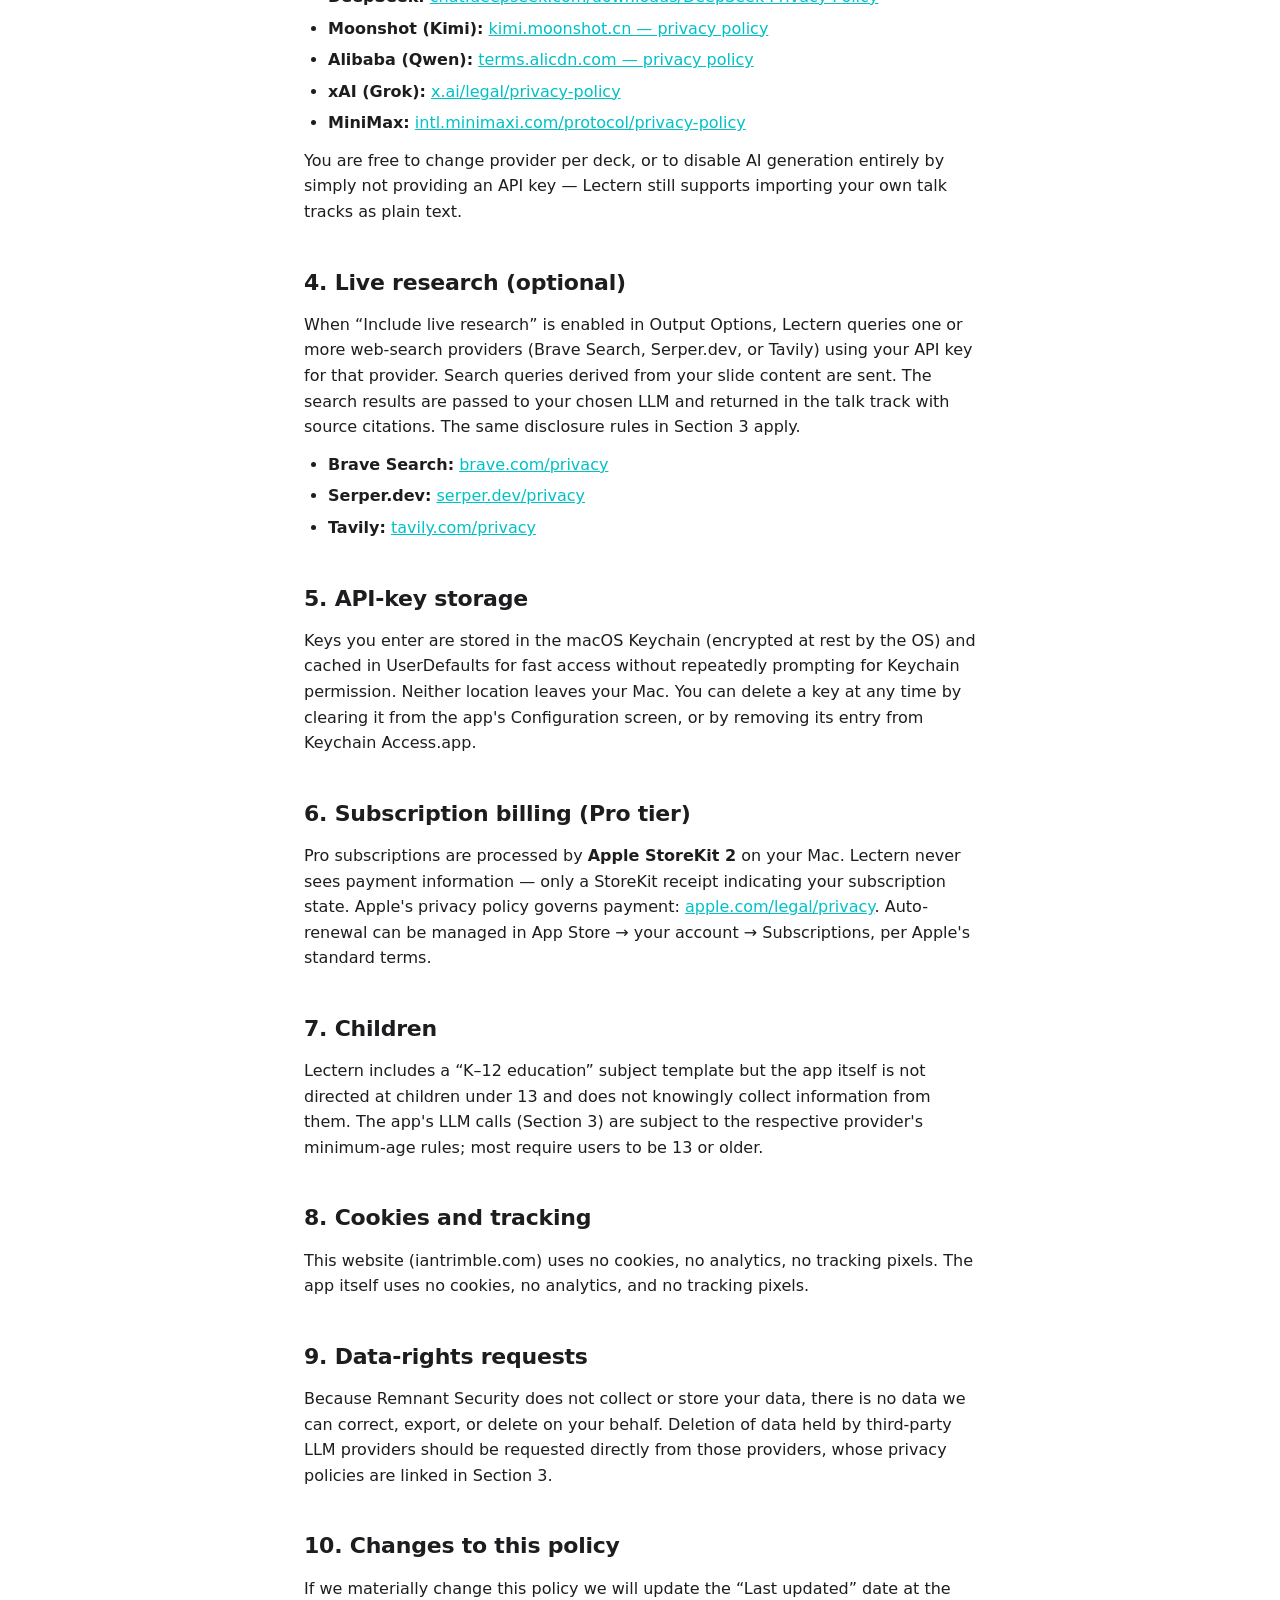
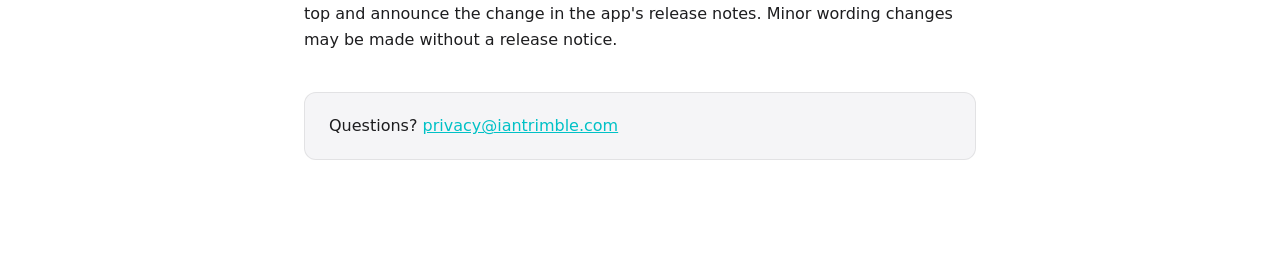
<file: privacy.html>
<!DOCTYPE html>
<html lang="en">
<head>
<meta charset="UTF-8">
<meta name="viewport" content="width=device-width, initial-scale=1.0">
<title>Privacy Policy — Lectern AI</title>
<meta name="description" content="Lectern AI privacy policy. We have no servers, store no content, and transmit your slides directly to the LLM provider you authenticated with.">
<meta name="theme-color" content="#00C1C6">
<link rel="icon" type="image/svg+xml" href="/favicon.svg">
<link rel="stylesheet" href="/assets/legal.css">
</head>
<body>

<nav class="nav">
  <div class="container nav-inner">
    <a href="/" class="nav-brand">
      <span class="nav-brand-icon">L</span>
      <span>Lectern AI</span>
    </a>
    <div class="nav-links">
      <a href="/#features">Features</a>
      <a href="/#pricing">Pricing</a>
      <a href="/support.html">Support</a>
    </div>
  </div>
</nav>

<main class="legal">
  <div class="container">
    <h1>Privacy Policy</h1>
    <p class="revised">Last updated: April 24, 2026</p>

    <p>
      Lectern AI is a Mac app that runs on your computer. It does not phone home.
      It does not have servers. It does not collect analytics. The sections below
      describe this in detail so you can verify those claims against the app's
      App Store Connect privacy disclosures and the app's <code>PrivacyInfo.xcprivacy</code>
      manifest, which publishes the same information to Apple in machine-readable form.
    </p>

    <h2>1. Who we are</h2>
    <p>
      Lectern AI is developed and published by <strong>Ian Trimble</strong>, operating as
      <strong>Remnant Security</strong>. Contact: <a href="mailto:privacy@iantrimble.com">privacy@iantrimble.com</a>.
      If you need a mailing address for regulatory correspondence, email us first and
      we will provide it.
    </p>

    <h2>2. Data Lectern AI itself collects</h2>
    <p><strong>None that leaves your Mac.</strong> Specifically:</p>
    <ul>
      <li>
        <strong>Your slides and presentations</strong> are read from the file(s) you
        select, processed locally in the app's sandbox, and written to the output
        folder you choose. No copy is kept by Lectern.
      </li>
      <li>
        <strong>Generated talk tracks, handouts, labs, quizzes, diagrams, and PDFs</strong>
        are written to disk in the location you pick. Nothing is uploaded anywhere by
        Lectern.
      </li>
      <li>
        <strong>Preferences</strong> (your chosen LLM provider, theme, output toggles, etc.)
        are stored in macOS UserDefaults inside the app's sandbox container.
      </li>
      <li>
        <strong>API keys</strong> are stored in the macOS Keychain (encrypted) and cached in
        UserDefaults for fast access. They never leave your Mac except when used to
        authenticate requests to the LLM provider you chose, below.
      </li>
    </ul>
    <p>
      Lectern ships with no telemetry, analytics SDK, crash reporter, or feature-flag
      service. No data is sent to Remnant Security or Ian Trimble in the course of
      using the app.
    </p>

    <h2>3. Data sent to third-party LLM providers (BYOK disclosure)</h2>
    <p>
      To generate talk tracks, handouts, quizzes, and other artifacts, Lectern needs
      to send the text of your slides to a large language model. You bring your own
      API key for one of seven supported providers. When you trigger a generation:
    </p>
    <ol>
      <li>Lectern reads the slide text + any bullets, notes, and your selected options.</li>
      <li>It authenticates directly to the provider using your API key — Remnant Security
        has no servers in this path and cannot see your content or your key.</li>
      <li>The provider processes the request under <em>their</em> privacy policy and
        terms of service.</li>
      <li>The response is returned to your Mac and written to the output folder.</li>
    </ol>
    <p>
      Data governed by each provider's own privacy policy when you choose to use
      them:
    </p>
    <ul>
      <li><strong>Anthropic (Claude):</strong> <a href="https://www.anthropic.com/legal/privacy">anthropic.com/legal/privacy</a></li>
      <li><strong>Google (Gemini):</strong> <a href="https://policies.google.com/privacy">policies.google.com/privacy</a></li>
      <li><strong>DeepSeek:</strong> <a href="https://chat.deepseek.com/downloads/DeepSeek%20Privacy%20Policy.html">chat.deepseek.com/downloads/DeepSeek Privacy Policy</a></li>
      <li><strong>Moonshot (Kimi):</strong> <a href="https://kimi.moonshot.cn/user/agreement/privacyPolicy">kimi.moonshot.cn — privacy policy</a></li>
      <li><strong>Alibaba (Qwen):</strong> <a href="https://terms.alicdn.com/legal-agreement/terms/privacy_policy/20240315202341736/20240315202341736.html">terms.alicdn.com — privacy policy</a></li>
      <li><strong>xAI (Grok):</strong> <a href="https://x.ai/legal/privacy-policy">x.ai/legal/privacy-policy</a></li>
      <li><strong>MiniMax:</strong> <a href="https://intl.minimaxi.com/protocol/privacy-policy">intl.minimaxi.com/protocol/privacy-policy</a></li>
    </ul>
    <p>
      You are free to change provider per deck, or to disable AI generation
      entirely by simply not providing an API key — Lectern still supports
      importing your own talk tracks as plain text.
    </p>

    <h2>4. Live research (optional)</h2>
    <p>
      When &ldquo;Include live research&rdquo; is enabled in Output Options, Lectern
      queries one or more web-search providers (Brave Search, Serper.dev, or Tavily)
      using your API key for that provider. Search queries derived from your slide
      content are sent. The search results are passed to your chosen LLM and
      returned in the talk track with source citations. The same disclosure rules
      in Section 3 apply.
    </p>
    <ul>
      <li><strong>Brave Search:</strong> <a href="https://brave.com/privacy/browser/">brave.com/privacy</a></li>
      <li><strong>Serper.dev:</strong> <a href="https://serper.dev/privacy">serper.dev/privacy</a></li>
      <li><strong>Tavily:</strong> <a href="https://tavily.com/privacy">tavily.com/privacy</a></li>
    </ul>

    <h2>5. API-key storage</h2>
    <p>
      Keys you enter are stored in the macOS Keychain (encrypted at rest by the
      OS) and cached in UserDefaults for fast access without repeatedly prompting
      for Keychain permission. Neither location leaves your Mac. You can delete a
      key at any time by clearing it from the app's Configuration screen, or by
      removing its entry from Keychain Access.app.
    </p>

    <h2>6. Subscription billing (Pro tier)</h2>
    <p>
      Pro subscriptions are processed by <strong>Apple StoreKit 2</strong> on your
      Mac. Lectern never sees payment information — only a StoreKit receipt
      indicating your subscription state. Apple's privacy policy governs payment:
      <a href="https://www.apple.com/legal/privacy/">apple.com/legal/privacy</a>.
      Auto-renewal can be managed in App Store → your account → Subscriptions, per
      Apple's standard terms.
    </p>

    <h2>7. Children</h2>
    <p>
      Lectern includes a &ldquo;K–12 education&rdquo; subject template but the app
      itself is not directed at children under 13 and does not knowingly collect
      information from them. The app's LLM calls (Section 3) are subject to the
      respective provider's minimum-age rules; most require users to be 13 or older.
    </p>

    <h2>8. Cookies and tracking</h2>
    <p>
      This website (iantrimble.com) uses no cookies, no analytics, no tracking
      pixels. The app itself uses no cookies, no analytics, and no tracking
      pixels.
    </p>

    <h2>9. Data-rights requests</h2>
    <p>
      Because Remnant Security does not collect or store your data, there is no
      data we can correct, export, or delete on your behalf. Deletion of data
      held by third-party LLM providers should be requested directly from those
      providers, whose privacy policies are linked in Section 3.
    </p>

    <h2>10. Changes to this policy</h2>
    <p>
      If we materially change this policy we will update the &ldquo;Last updated&rdquo;
      date at the top and announce the change in the app's release notes. Minor
      wording changes may be made without a release notice.
    </p>

    <p class="contact-block">
      Questions? <a href="mailto:privacy@iantrimble.com">privacy@iantrimble.com</a>
    </p>
  </div>
</main>

</body>
</html>
</file>
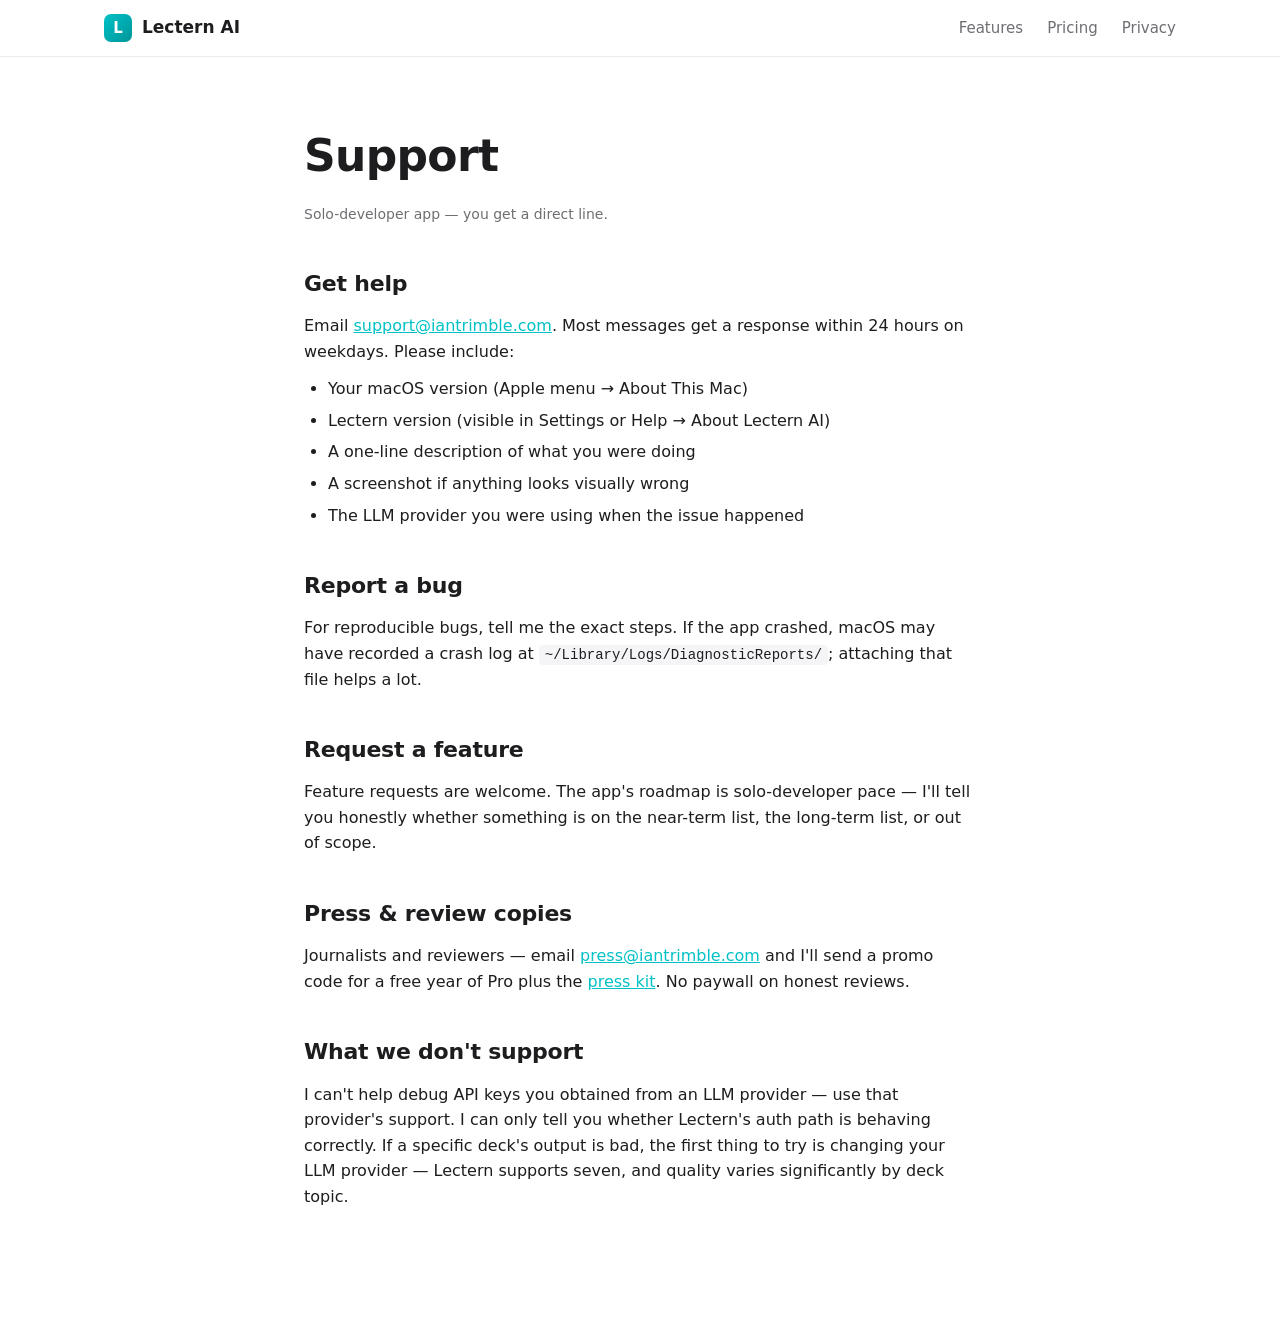
<file: support.html>
<!DOCTYPE html>
<html lang="en">
<head>
<meta charset="UTF-8">
<meta name="viewport" content="width=device-width, initial-scale=1.0">
<title>Support — Lectern AI</title>
<meta name="theme-color" content="#00C1C6">
<link rel="icon" type="image/svg+xml" href="/favicon.svg">
<link rel="stylesheet" href="/assets/legal.css">
</head>
<body>

<nav class="nav">
  <div class="container nav-inner">
    <a href="/" class="nav-brand">
      <span class="nav-brand-icon">L</span>
      <span>Lectern AI</span>
    </a>
    <div class="nav-links">
      <a href="/#features">Features</a>
      <a href="/#pricing">Pricing</a>
      <a href="/privacy.html">Privacy</a>
    </div>
  </div>
</nav>

<main class="legal">
  <div class="container">
    <h1>Support</h1>
    <p class="revised">Solo-developer app — you get a direct line.</p>

    <h2>Get help</h2>
    <p>
      Email <a href="mailto:support@iantrimble.com">support@iantrimble.com</a>.
      Most messages get a response within 24 hours on weekdays. Please include:
    </p>
    <ul>
      <li>Your macOS version (Apple menu → About This Mac)</li>
      <li>Lectern version (visible in Settings or Help → About Lectern AI)</li>
      <li>A one-line description of what you were doing</li>
      <li>A screenshot if anything looks visually wrong</li>
      <li>The LLM provider you were using when the issue happened</li>
    </ul>

    <h2>Report a bug</h2>
    <p>
      For reproducible bugs, tell me the exact steps. If the app crashed, macOS
      may have recorded a crash log at <code>~/Library/Logs/DiagnosticReports/</code>;
      attaching that file helps a lot.
    </p>

    <h2>Request a feature</h2>
    <p>
      Feature requests are welcome. The app's roadmap is solo-developer pace —
      I'll tell you honestly whether something is on the near-term list, the
      long-term list, or out of scope.
    </p>

    <h2>Press &amp; review copies</h2>
    <p>
      Journalists and reviewers — email <a href="mailto:press@iantrimble.com">press@iantrimble.com</a>
      and I'll send a promo code for a free year of Pro plus the
      <a href="/press-kit/">press kit</a>. No paywall on honest reviews.
    </p>

    <h2>What we don't support</h2>
    <p>
      I can't help debug API keys you obtained from an LLM provider — use that
      provider's support. I can only tell you whether Lectern's auth path is
      behaving correctly. If a specific deck's output is bad, the first thing
      to try is changing your LLM provider — Lectern supports seven, and
      quality varies significantly by deck topic.
    </p>
  </div>
</main>

</body>
</html>
</file>
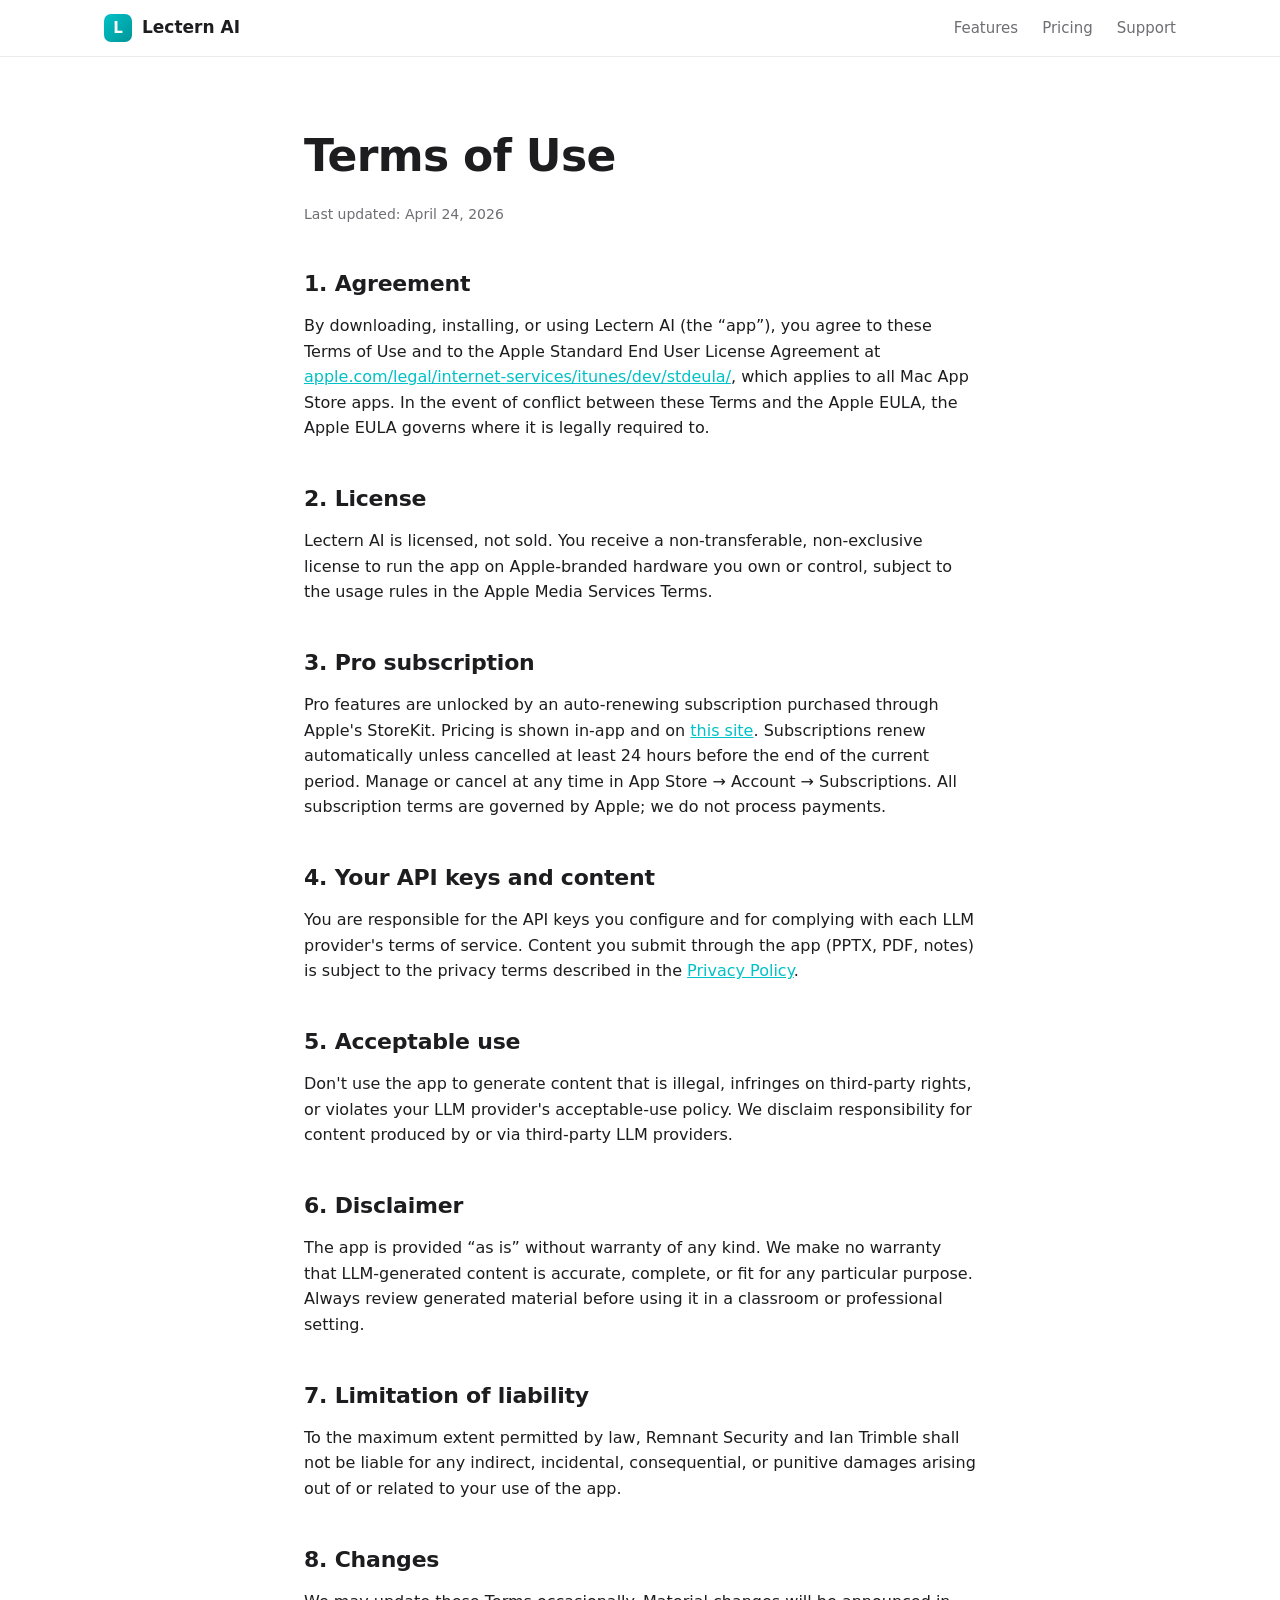
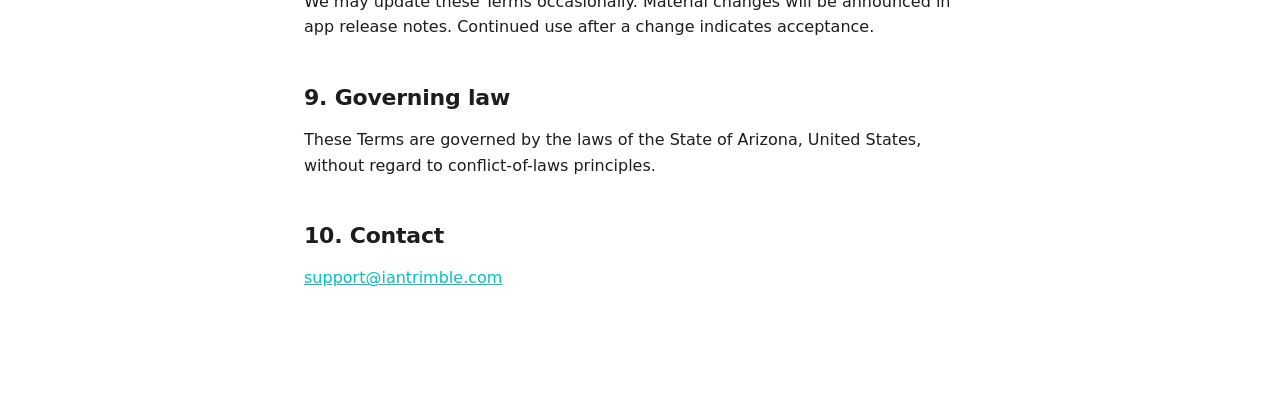
<file: terms.html>
<!DOCTYPE html>
<html lang="en">
<head>
<meta charset="UTF-8">
<meta name="viewport" content="width=device-width, initial-scale=1.0">
<title>Terms of Use — Lectern AI</title>
<meta name="theme-color" content="#00C1C6">
<link rel="icon" type="image/svg+xml" href="/favicon.svg">
<link rel="stylesheet" href="/assets/legal.css">
</head>
<body>

<nav class="nav">
  <div class="container nav-inner">
    <a href="/" class="nav-brand">
      <span class="nav-brand-icon">L</span>
      <span>Lectern AI</span>
    </a>
    <div class="nav-links">
      <a href="/#features">Features</a>
      <a href="/#pricing">Pricing</a>
      <a href="/support.html">Support</a>
    </div>
  </div>
</nav>

<main class="legal">
  <div class="container">
    <h1>Terms of Use</h1>
    <p class="revised">Last updated: April 24, 2026</p>

    <h2>1. Agreement</h2>
    <p>
      By downloading, installing, or using Lectern AI (the &ldquo;app&rdquo;),
      you agree to these Terms of Use and to the Apple Standard End User
      License Agreement at <a href="https://www.apple.com/legal/internet-services/itunes/dev/stdeula/">apple.com/legal/internet-services/itunes/dev/stdeula/</a>,
      which applies to all Mac App Store apps. In the event of conflict
      between these Terms and the Apple EULA, the Apple EULA governs where it
      is legally required to.
    </p>

    <h2>2. License</h2>
    <p>
      Lectern AI is licensed, not sold. You receive a non-transferable,
      non-exclusive license to run the app on Apple-branded hardware you own
      or control, subject to the usage rules in the Apple Media Services Terms.
    </p>

    <h2>3. Pro subscription</h2>
    <p>
      Pro features are unlocked by an auto-renewing subscription purchased
      through Apple's StoreKit. Pricing is shown in-app and on
      <a href="/#pricing">this site</a>. Subscriptions renew automatically
      unless cancelled at least 24 hours before the end of the current period.
      Manage or cancel at any time in App Store → Account → Subscriptions.
      All subscription terms are governed by Apple; we do not process payments.
    </p>

    <h2>4. Your API keys and content</h2>
    <p>
      You are responsible for the API keys you configure and for complying
      with each LLM provider's terms of service. Content you submit through
      the app (PPTX, PDF, notes) is subject to the privacy terms described in
      the <a href="/privacy.html">Privacy Policy</a>.
    </p>

    <h2>5. Acceptable use</h2>
    <p>
      Don't use the app to generate content that is illegal, infringes on
      third-party rights, or violates your LLM provider's acceptable-use policy.
      We disclaim responsibility for content produced by or via third-party
      LLM providers.
    </p>

    <h2>6. Disclaimer</h2>
    <p>
      The app is provided &ldquo;as is&rdquo; without warranty of any kind.
      We make no warranty that LLM-generated content is accurate, complete, or
      fit for any particular purpose. Always review generated material before
      using it in a classroom or professional setting.
    </p>

    <h2>7. Limitation of liability</h2>
    <p>
      To the maximum extent permitted by law, Remnant Security and Ian Trimble
      shall not be liable for any indirect, incidental, consequential, or
      punitive damages arising out of or related to your use of the app.
    </p>

    <h2>8. Changes</h2>
    <p>
      We may update these Terms occasionally. Material changes will be announced
      in app release notes. Continued use after a change indicates acceptance.
    </p>

    <h2>9. Governing law</h2>
    <p>
      These Terms are governed by the laws of the State of Arizona, United
      States, without regard to conflict-of-laws principles.
    </p>

    <h2>10. Contact</h2>
    <p>
      <a href="mailto:support@iantrimble.com">support@iantrimble.com</a>
    </p>
  </div>
</main>

</body>
</html>
</file>
<file: assets/legal.css>
/* Shared styles for legal / support sub-pages */
:root {
  --brand: #00C1C6;
  --brand-dark: #009699;
  --ink: #1D1D1F;
  --ink-muted: #6E6E73;
  --surface: #FFFFFF;
  --surface-tint: #F5F5F7;
  --divider: rgba(0,0,0,0.08);
}
@media (prefers-color-scheme: dark) {
  :root {
    --ink: #F5F5F7;
    --ink-muted: #A1A1A6;
    --surface: #1A1A1C;
    --surface-tint: #242426;
    --divider: rgba(255,255,255,0.10);
  }
  body { background: #0E0E10; }
}
* { box-sizing: border-box; }
body {
  margin: 0;
  font-family: -apple-system, BlinkMacSystemFont, "SF Pro Display", "Inter", system-ui, sans-serif;
  color: var(--ink);
  background: var(--surface);
  font-size: 16px;
  line-height: 1.6;
  -webkit-font-smoothing: antialiased;
}
a { color: var(--brand); }
.container { max-width: 720px; margin: 0 auto; padding: 0 24px; }

.nav {
  position: sticky; top: 0; z-index: 100;
  background: color-mix(in srgb, var(--surface) 85%, transparent);
  backdrop-filter: saturate(180%) blur(20px);
  -webkit-backdrop-filter: saturate(180%) blur(20px);
  border-bottom: 1px solid var(--divider);
}
.nav-inner { display: flex; align-items: center; justify-content: space-between; padding: 14px 0; max-width: 1120px; margin: 0 auto; padding-left: 24px; padding-right: 24px; }
.nav-brand { display: flex; align-items: center; gap: 10px; font-weight: 600; font-size: 17px; color: var(--ink); text-decoration: none; }
.nav-brand-icon {
  width: 28px; height: 28px; border-radius: 7px;
  background: linear-gradient(135deg, var(--brand), var(--brand-dark));
  color: white; font-weight: 700; font-size: 15px;
  display: flex; align-items: center; justify-content: center;
}
.nav-links { display: flex; gap: 24px; }
.nav-links a { color: var(--ink-muted); font-size: 15px; text-decoration: none; }
.nav-links a:hover { color: var(--brand); }

.legal { padding: 64px 0 96px; }
.legal h1 {
  font-size: clamp(32px, 4vw, 44px);
  font-weight: 700; letter-spacing: -0.015em;
  margin: 0 0 12px;
}
.legal .revised { color: var(--ink-muted); font-size: 14px; margin: 0 0 32px; }
.legal h2 {
  margin: 40px 0 12px;
  font-size: 22px; font-weight: 600; letter-spacing: -0.01em;
}
.legal p { margin: 12px 0; }
.legal ul, .legal ol { margin: 12px 0; padding-left: 24px; }
.legal li { margin: 6px 0; }
.legal code {
  background: var(--surface-tint);
  padding: 2px 6px; border-radius: 4px;
  font-size: 14px; font-family: "SF Mono", Menlo, Monaco, Consolas, monospace;
}
.legal .contact-block {
  margin-top: 40px;
  padding: 20px 24px;
  background: var(--surface-tint);
  border-radius: 12px;
  border: 1px solid var(--divider);
}
</file>
